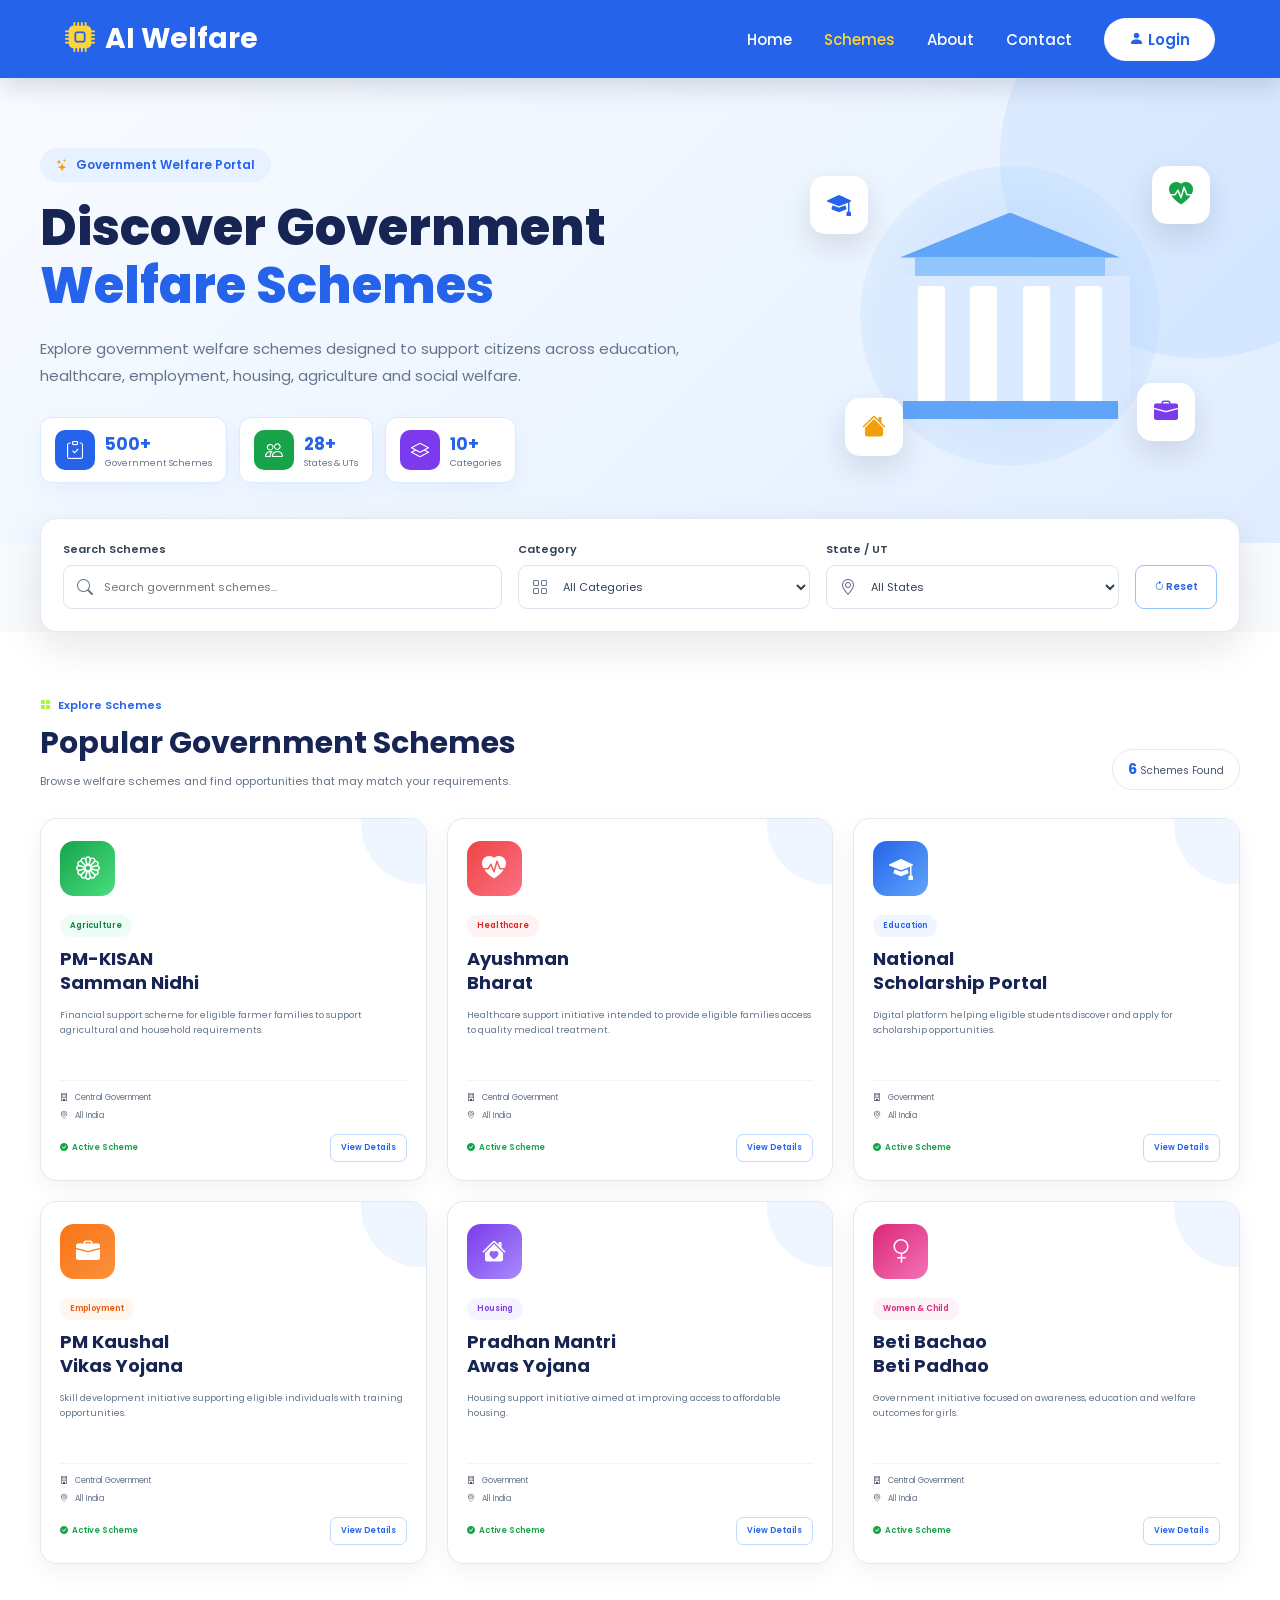
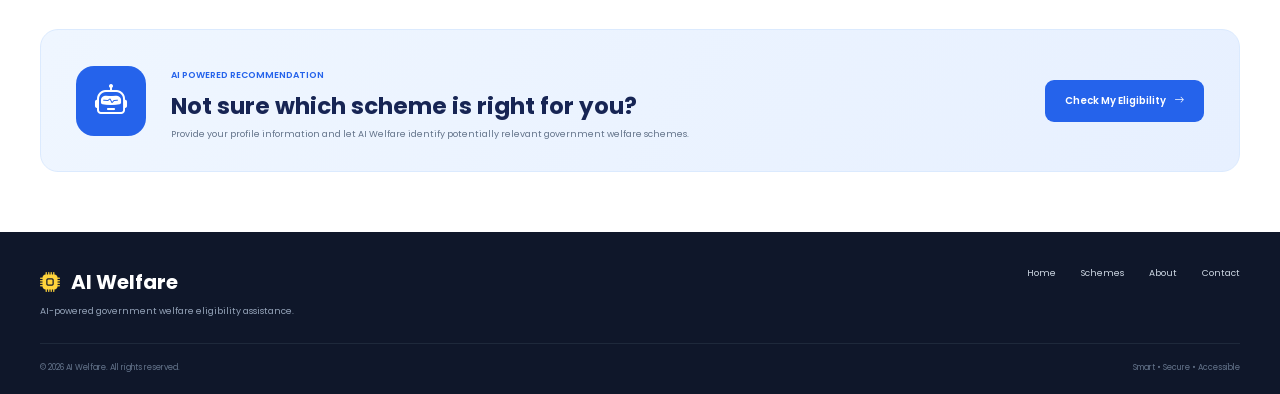
<file: schemes.html>
<!DOCTYPE html>
<html lang="en">

<head>
    <meta charset="UTF-8">
    <meta name="viewport" content="width=device-width, initial-scale=1.0">

    <meta name="description"
        content="AI Welfare Government Welfare Schemes Portal">

    <title>Government Schemes | AI Welfare</title>

    <!-- Google Font -->
    <link rel="preconnect" href="https://fonts.googleapis.com">
    <link rel="preconnect" href="https://fonts.gstatic.com" crossorigin>

    <link
        href="https://fonts.googleapis.com/css2?family=Poppins:wght@400;500;600;700;800&display=swap"
        rel="stylesheet">

    <!-- Bootstrap Icons -->
    <link
        rel="stylesheet"
        href="https://cdn.jsdelivr.net/npm/bootstrap-icons@1.11.3/font/bootstrap-icons.min.css">

    <style>
        /* =====================================================
           RESET
        ===================================================== */

        * {
            margin: 0;
            padding: 0;
            box-sizing: border-box;
        }

        html {
            scroll-behavior: smooth;
        }

        body {
            font-family: "Poppins", sans-serif;
            background: #f8fafc;
            color: #0f172a;
        }

        a {
            text-decoration: none;
        }

        button,
        input,
        select {
            font-family: inherit;
        }


        /* =====================================================
           NAVBAR
        ===================================================== */

        .navbar {
            position: sticky;
            top: 0;
            left: 0;
            width: 100%;
            z-index: 1000;

            background: #2563eb;

            box-shadow:
                0 8px 25px rgba(15, 23, 42, 0.15);
        }

        .navbar-container {
            max-width: 1200px;
            margin: auto;

            min-height: 78px;

            padding: 0 25px;

            display: flex;
            align-items: center;
            justify-content: space-between;
        }

        .logo {
            display: flex;
            align-items: center;
            gap: 10px;

            color: white;

            font-size: 28px;
            font-weight: 700;
        }

        .logo i {
            color: #ffd43b;
            font-size: 30px;
        }

        .nav-menu {
            display: flex;
            align-items: center;
            gap: 32px;

            list-style: none;
        }

        .nav-menu a {
            color: white;

            font-size: 15px;
            font-weight: 500;

            transition: 0.3s;
        }

        .nav-menu a:hover,
        .nav-menu a.active {
            color: #ffd43b;
        }

        .login-button {
            padding: 11px 25px;

            border-radius: 30px;

            background: white;

            color: #2563eb !important;

            font-weight: 600 !important;
        }

        .login-button:hover {
            background: #ffd43b;

            color: #111827 !important;

            transform: translateY(-2px);
        }

        .mobile-menu {
            display: none;

            border: none;

            background: transparent;

            color: white;

            font-size: 28px;

            cursor: pointer;
        }


        /* =====================================================
           HERO
        ===================================================== */

        .hero {
            position: relative;

            overflow: hidden;

            padding: 70px 20px 60px;

            background:
                linear-gradient(
                    135deg,
                    #f8fbff 0%,
                    #edf5ff 55%,
                    #e0edff 100%
                );
        }

        .hero::before {
            content: "";

            position: absolute;

            width: 400px;
            height: 400px;

            border-radius: 50%;

            background: rgba(96, 165, 250, 0.12);

            right: -120px;
            top: -120px;
        }

        .hero-container {
            position: relative;
            z-index: 2;

            max-width: 1200px;
            margin: auto;

            display: grid;

            grid-template-columns: 1.2fr 0.8fr;

            gap: 50px;

            align-items: center;
        }

        .hero-badge {
            display: inline-flex;

            align-items: center;

            gap: 8px;

            padding: 8px 16px;

            margin-bottom: 18px;

            border-radius: 30px;

            background: #e8f1ff;

            color: #2563eb;

            font-size: 12px;

            font-weight: 600;
        }

        .hero-badge i {
            color: #f59e0b;
        }

        .hero h1 {
            max-width: 650px;

            color: #172554;

            font-size: 50px;

            line-height: 1.15;

            font-weight: 800;
        }

        .hero h1 span {
            display: block;

            color: #2563eb;
        }

        .hero-description {
            max-width: 650px;

            margin: 20px 0 28px;

            color: #64748b;

            font-size: 15px;

            line-height: 1.8;
        }


        /* =====================================================
           STATS
        ===================================================== */

        .stats {
            display: flex;

            flex-wrap: wrap;

            gap: 12px;
        }

        .stat {
            display: flex;

            align-items: center;

            gap: 10px;

            padding: 12px 14px;

            border: 1px solid #dbeafe;

            border-radius: 12px;

            background: white;

            box-shadow:
                0 8px 20px rgba(37, 99, 235, 0.06);
        }

        .stat-icon {
            width: 40px;
            height: 40px;

            display: flex;

            align-items: center;
            justify-content: center;

            border-radius: 10px;

            color: white;

            font-size: 18px;
        }

        .stat:nth-child(1) .stat-icon {
            background: #2563eb;
        }

        .stat:nth-child(2) .stat-icon {
            background: #16a34a;
        }

        .stat:nth-child(3) .stat-icon {
            background: #7c3aed;
        }

        .stat strong {
            display: block;

            color: #2563eb;

            font-size: 17px;
        }

        .stat span {
            display: block;

            color: #64748b;

            font-size: 9px;
        }


        /* =====================================================
           HERO VISUAL
        ===================================================== */

        .hero-visual {
            position: relative;

            min-height: 320px;

            display: flex;

            align-items: center;
            justify-content: center;
        }

        .circle {
            position: absolute;

            width: 300px;
            height: 300px;

            border-radius: 50%;

            background:
                radial-gradient(
                    circle,
                    rgba(147, 197, 253, 0.45),
                    rgba(219, 234, 254, 0.15)
                );
        }

        .building {
            position: relative;

            z-index: 2;

            width: 240px;
        }

        .roof {
            width: 220px;
            height: 45px;

            margin: auto;

            background: #60a5fa;

            clip-path:
                polygon(
                    50% 0,
                    100% 100%,
                    0 100%
                );
        }

        .top {
            width: 190px;
            height: 18px;

            margin: auto;

            background: #93c5fd;
        }

        .columns {
            height: 125px;

            padding: 0 15px;

            display: flex;

            justify-content: space-around;
            align-items: flex-end;

            background: #dbeafe;
        }

        .columns span {
            width: 27px;
            height: 115px;

            border-radius: 4px 4px 0 0;

            background: white;
        }

        .base {
            width: 215px;
            height: 18px;

            margin: auto;

            background: #60a5fa;
        }

        .floating-icon {
            position: absolute;

            z-index: 5;

            width: 58px;
            height: 58px;

            display: flex;

            align-items: center;
            justify-content: center;

            border-radius: 15px;

            background: white;

            box-shadow:
                0 12px 30px rgba(15, 23, 42, 0.12);

            font-size: 24px;

            animation: float 4s ease-in-out infinite;
        }

        .education {
            left: 30px;
            top: 20px;

            color: #2563eb;
        }

        .health {
            right: 30px;
            top: 10px;

            color: #16a34a;

            animation-delay: 0.5s;
        }

        .home {
            left: 65px;
            bottom: 20px;

            color: #f59e0b;

            animation-delay: 1s;
        }

        .job {
            right: 45px;
            bottom: 35px;

            color: #7c3aed;

            animation-delay: 1.5s;
        }

        @keyframes float {
            0%,
            100% {
                transform: translateY(0);
            }

            50% {
                transform: translateY(-8px);
            }
        }


        /* =====================================================
           FILTER
        ===================================================== */

        .filter-section {
            position: relative;

            z-index: 10;

            margin-top: -25px;

            padding: 0 20px;
        }

        .filter-box {
            max-width: 1200px;

            margin: auto;

            display: grid;

            grid-template-columns:
                1.5fr 1fr 1fr auto;

            gap: 16px;

            align-items: end;

            padding: 22px;

            border: 1px solid #e2e8f0;

            border-radius: 16px;

            background: white;

            box-shadow:
                0 15px 40px rgba(15, 23, 42, 0.1);
        }

        .filter-group label {
            display: block;

            margin-bottom: 7px;

            color: #334155;

            font-size: 11px;

            font-weight: 600;
        }

        .input-wrapper {
            position: relative;
        }

        .input-wrapper > i {
            position: absolute;

            left: 14px;
            top: 50%;

            transform: translateY(-50%);

            color: #64748b;

            pointer-events: none;
        }

        .filter-input,
        .filter-select {
            width: 100%;

            height: 44px;

            border: 1px solid #dbe3ef;

            border-radius: 9px;

            outline: none;

            background: white;

            color: #334155;

            font-size: 11px;
        }

        .filter-input {
            padding: 0 14px 0 40px;
        }

        .filter-select {
            padding: 0 12px 0 40px;

            cursor: pointer;
        }

        .filter-input:focus,
        .filter-select:focus {
            border-color: #2563eb;

            box-shadow:
                0 0 0 3px rgba(37, 99, 235, 0.08);
        }

        .reset-button {
            height: 44px;

            padding: 0 18px;

            border: 1px solid #93c5fd;

            border-radius: 9px;

            background: white;

            color: #2563eb;

            font-size: 10px;

            font-weight: 600;

            cursor: pointer;

            transition: 0.3s;
        }

        .reset-button:hover {
            background: #2563eb;

            color: white;
        }


        /* =====================================================
           SCHEMES SECTION
        ===================================================== */

        .schemes-section {
            padding: 65px 20px;

            background: white;
        }

        .schemes-container {
            max-width: 1200px;

            margin: auto;
        }

        .section-header {
            display: flex;

            align-items: end;

            justify-content: space-between;

            gap: 20px;

            margin-bottom: 28px;
        }

        .section-label {
            display: flex;

            align-items: center;

            gap: 7px;

            margin-bottom: 7px;

            color: #2563eb;

            font-size: 11px;

            font-weight: 600;
        }

        .section-header h2 {
            color: #172554;

            font-size: 30px;

            font-weight: 700;
        }

        .section-header p {
            margin-top: 7px;

            color: #64748b;

            font-size: 11px;
        }

        .scheme-count {
            padding: 9px 15px;

            border: 1px solid #dbeafe;

            border-radius: 30px;

            color: #475569;

            font-size: 10px;

            white-space: nowrap;
        }

        .scheme-count strong {
            color: #2563eb;

            font-size: 14px;
        }


        /* =====================================================
           CARD GRID
        ===================================================== */

        .scheme-grid {
            display: grid;

            grid-template-columns:
                repeat(3, 1fr);

            gap: 20px;
        }

        .scheme-card {
            position: relative;

            padding: 22px 19px 18px;

            border: 1px solid #e2e8f0;

            border-radius: 17px;

            background: white;

            overflow: hidden;

            box-shadow:
                0 8px 25px rgba(15, 23, 42, 0.05);

            transition:
                0.3s ease;
        }

        .scheme-card::before {
            content: "";

            position: absolute;

            width: 120px;
            height: 120px;

            right: -55px;
            top: -55px;

            border-radius: 50%;

            background: #eff6ff;
        }

        .scheme-card:hover {
            transform: translateY(-7px);

            border-color: #bfdbfe;

            box-shadow:
                0 20px 40px rgba(37, 99, 235, 0.12);
        }


        /* =====================================================
           CARD ICON
        ===================================================== */

        .card-icon {
            position: relative;

            z-index: 2;

            width: 55px;
            height: 55px;

            display: flex;

            align-items: center;
            justify-content: center;

            margin-bottom: 14px;

            border-radius: 14px;

            color: white;

            font-size: 24px;
        }

        .agriculture-icon {
            background:
                linear-gradient(
                    135deg,
                    #16a34a,
                    #4ade80
                );
        }

        .health-icon {
            background:
                linear-gradient(
                    135deg,
                    #ef4444,
                    #fb7185
                );
        }

        .education-icon {
            background:
                linear-gradient(
                    135deg,
                    #2563eb,
                    #60a5fa
                );
        }

        .employment-icon {
            background:
                linear-gradient(
                    135deg,
                    #f97316,
                    #fb923c
                );
        }

        .housing-icon {
            background:
                linear-gradient(
                    135deg,
                    #7c3aed,
                    #a78bfa
                );
        }

        .women-icon {
            background:
                linear-gradient(
                    135deg,
                    #db2777,
                    #f472b6
                );
        }


        /* =====================================================
           CARD CATEGORY
        ===================================================== */

        .category {
            display: inline-block;

            padding: 5px 10px;

            margin-bottom: 10px;

            border-radius: 20px;

            font-size: 8px;

            font-weight: 600;
        }

        .agriculture-category {
            color: #15803d;
            background: #ecfdf5;
        }

        .health-category {
            color: #dc2626;
            background: #fef2f2;
        }

        .education-category {
            color: #2563eb;
            background: #eff6ff;
        }

        .employment-category {
            color: #ea580c;
            background: #fff7ed;
        }

        .housing-category {
            color: #7c3aed;
            background: #f5f3ff;
        }

        .women-category {
            color: #db2777;
            background: #fdf2f8;
        }


        /* =====================================================
           CARD CONTENT
        ===================================================== */

        .scheme-card h3 {
            min-height: 52px;

            margin-bottom: 9px;

            color: #172554;

            font-size: 18px;

            line-height: 1.35;

            font-weight: 700;
        }

        .scheme-card p {
            min-height: 58px;

            margin-bottom: 14px;

            color: #64748b;

            font-size: 9px;

            line-height: 1.7;
        }

        .scheme-details {
            padding-top: 11px;

            border-top: 1px solid #f1f5f9;
        }

        .scheme-details div {
            display: flex;

            align-items: center;

            gap: 7px;

            margin-bottom: 6px;

            color: #64748b;

            font-size: 8px;
        }

        .scheme-details i {
            color: #475569;
        }


        /* =====================================================
           CARD FOOTER
        ===================================================== */

        .card-footer {
            display: flex;

            align-items: center;

            justify-content: space-between;

            gap: 10px;

            margin-top: 12px;
        }

        .active {
            display: flex;

            align-items: center;

            gap: 4px;

            color: #16a34a;

            font-size: 8px;

            font-weight: 600;
        }

        .details-button {
            border: 1px solid #bfdbfe;

            border-radius: 7px;

            padding: 7px 10px;

            background: white;

            color: #2563eb;

            font-size: 8px;

            font-weight: 600;

            cursor: pointer;

            transition: 0.3s;
        }

        .details-button:hover {
            background: #2563eb;

            color: white;
        }


        /* =====================================================
           NO RESULT
        ===================================================== */

        .no-results {
            display: none;

            padding: 60px 20px;

            text-align: center;
        }

        .no-results i {
            display: flex;

            align-items: center;
            justify-content: center;

            width: 65px;
            height: 65px;

            margin: auto;

            border-radius: 50%;

            background: #eff6ff;

            color: #2563eb;

            font-size: 24px;
        }

        .no-results h3 {
            margin-top: 15px;

            color: #172554;

            font-size: 21px;
        }

        .no-results p {
            margin-top: 5px;

            color: #64748b;

            font-size: 11px;
        }


        /* =====================================================
           CTA
        ===================================================== */

        .cta-section {
            padding: 0 20px 60px;

            background: white;
        }

        .cta {
            max-width: 1200px;

            margin: auto;

            display: flex;

            align-items: center;

            gap: 25px;

            padding: 30px 35px;

            border: 1px solid #dbeafe;

            border-radius: 18px;

            background:
                linear-gradient(
                    120deg,
                    #eff6ff,
                    #e7f0ff
                );
        }

        .cta-icon {
            width: 70px;
            height: 70px;

            flex-shrink: 0;

            display: flex;

            align-items: center;
            justify-content: center;

            border-radius: 18px;

            background: #2563eb;

            color: white;

            font-size: 32px;
        }

        .cta-content {
            flex: 1;
        }

        .cta-content span {
            color: #2563eb;

            font-size: 9px;

            font-weight: 600;
        }

        .cta-content h2 {
            margin: 4px 0;

            color: #172554;

            font-size: 23px;
        }

        .cta-content p {
            color: #64748b;

            font-size: 9px;

            line-height: 1.6;
        }

        .cta-button {
            display: inline-flex;

            align-items: center;

            gap: 8px;

            padding: 13px 20px;

            border-radius: 9px;

            background: #2563eb;

            color: white;

            font-size: 10px;

            font-weight: 600;

            white-space: nowrap;

            transition: 0.3s;
        }

        .cta-button:hover {
            background: #1d4ed8;

            color: white;

            transform: translateY(-2px);
        }


        /* =====================================================
           FOOTER
        ===================================================== */

        footer {
            padding: 35px 20px 20px;

            background: #0f172a;

            color: #cbd5e1;
        }

        .footer-container {
            max-width: 1200px;

            margin: auto;
        }

        .footer-top {
            display: flex;

            justify-content: space-between;

            gap: 30px;
        }

        .footer-logo {
            color: white;

            font-size: 20px;

            font-weight: 700;
        }

        .footer-logo i {
            color: #ffd43b;

            margin-right: 7px;
        }

        .footer-text {
            margin-top: 8px;

            color: #94a3b8;

            font-size: 9px;
        }

        .footer-links {
            display: flex;

            gap: 25px;
        }

        .footer-links a {
            color: #cbd5e1;

            font-size: 9px;

            transition: 0.3s;
        }

        .footer-links a:hover {
            color: #ffd43b;
        }

        .footer-bottom {
            display: flex;

            justify-content: space-between;

            margin-top: 25px;

            padding-top: 18px;

            border-top: 1px solid #1e293b;

            color: #64748b;

            font-size: 8px;
        }


        /* =====================================================
           MODAL
        ===================================================== */

        .modal {
            position: fixed;

            inset: 0;

            z-index: 2000;

            display: none;

            align-items: center;
            justify-content: center;

            padding: 20px;
        }

        .modal.show {
            display: flex;
        }

        .modal-overlay {
            position: absolute;

            inset: 0;

            background: rgba(15, 23, 42, 0.65);

            backdrop-filter: blur(5px);
        }

        .modal-box {
            position: relative;

            z-index: 2;

            width: 100%;

            max-width: 480px;

            padding: 30px;

            border-radius: 20px;

            background: white;

            box-shadow:
                0 30px 70px rgba(15, 23, 42, 0.25);
        }

        .close-modal {
            position: absolute;

            top: 15px;
            right: 15px;

            width: 35px;
            height: 35px;

            border: none;

            border-radius: 50%;

            background: #f1f5f9;

            color: #475569;

            cursor: pointer;
        }

        .modal-icon {
            width: 55px;
            height: 55px;

            display: flex;

            align-items: center;
            justify-content: center;

            margin-bottom: 15px;

            border-radius: 14px;

            background: #eff6ff;

            color: #2563eb;

            font-size: 23px;
        }

        .modal-box h2 {
            margin-bottom: 8px;

            color: #172554;

            font-size: 25px;
        }

        .modal-box p {
            color: #64748b;

            font-size: 11px;

            line-height: 1.7;
        }

        .modal-info {
            display: grid;

            grid-template-columns: 1fr 1fr;

            gap: 12px;

            margin: 20px 0;
        }

        .modal-info-item {
            padding: 12px;

            border-radius: 10px;

            background: #f8fafc;
        }

        .modal-info-item span {
            display: block;

            color: #94a3b8;

            font-size: 8px;
        }

        .modal-info-item strong {
            display: block;

            margin-top: 4px;

            color: #334155;

            font-size: 10px;
        }

        .modal-eligibility {
            display: flex;

            align-items: center;
            justify-content: center;

            gap: 8px;

            width: 100%;

            padding: 12px;

            border-radius: 9px;

            background: #2563eb;

            color: white;

            font-size: 10px;

            font-weight: 600;
        }


        /* =====================================================
           RESPONSIVE
        ===================================================== */

        @media (max-width: 1000px) {

            .hero-container {
                grid-template-columns: 1fr;
            }

            .hero-content {
                text-align: center;
            }

            .hero h1,
            .hero-description {
                margin-left: auto;
                margin-right: auto;
            }

            .stats {
                justify-content: center;
            }

            .filter-box {
                grid-template-columns: 1fr 1fr;
            }

            .scheme-grid {
                grid-template-columns: 1fr 1fr;
            }
        }


        @media (max-width: 700px) {

            .navbar-container {
                min-height: 68px;
            }

            .logo {
                font-size: 22px;
            }

            .mobile-menu {
                display: block;
            }

            .nav-menu {
                display: none;

                position: absolute;

                top: 68px;
                left: 0;

                width: 100%;

                padding: 15px 25px;

                flex-direction: column;

                align-items: flex-start;

                gap: 18px;

                background: #2563eb;
            }

            .nav-menu.show {
                display: flex;
            }

            .hero {
                padding-top: 45px;
            }

            .hero h1 {
                font-size: 38px;
            }

            .hero-description {
                font-size: 12px;
            }

            .filter-box {
                grid-template-columns: 1fr;
            }

            .scheme-grid {
                grid-template-columns: 1fr;
            }

            .section-header {
                flex-direction: column;

                align-items: flex-start;
            }

            .cta {
                flex-direction: column;

                align-items: flex-start;
            }

            .cta-button {
                width: 100%;

                justify-content: center;
            }

            .footer-top {
                flex-direction: column;
            }

            .footer-bottom {
                flex-direction: column;

                gap: 10px;
            }
        }


        @media (max-width: 450px) {

            .hero h1 {
                font-size: 31px;
            }

            .stats {
                flex-direction: column;
            }

            .stat {
                width: 100%;
            }

            .hero-visual {
                min-height: 270px;
            }

            .circle {
                width: 250px;
                height: 250px;
            }

            .building {
                transform: scale(0.8);
            }

            .floating-icon {
                width: 48px;
                height: 48px;

                font-size: 19px;
            }

            .education {
                left: 0;
            }

            .health {
                right: 0;
            }

            .home {
                left: 20px;
            }

            .job {
                right: 10px;
            }

            .modal-info {
                grid-template-columns: 1fr;
            }
        }

    </style>

</head>


<body>


<!-- =====================================================
     NAVBAR
===================================================== -->

<header class="navbar">

    <div class="navbar-container">

        <a href="index.html" class="logo">

            <i class="bi bi-cpu-fill"></i>

            AI Welfare

        </a>


        <button
            class="mobile-menu"
            id="mobileMenu"
            type="button"
            aria-label="Open Menu">

            <i class="bi bi-list"></i>

        </button>


        <ul class="nav-menu" id="navMenu">

            <li>
                <a href="index.html">
                    Home
                </a>
            </li>

            <li>
                <a href="schemes.html" class="active">
                    Schemes
                </a>
            </li>

            <li>
                <a href="about.html">
                    About
                </a>
            </li>

            <li>
                <a href="contact.html">
                    Contact
                </a>
            </li>

            <li>
                <a href="login.html" class="login-button">
                    <i class="bi bi-person-fill"></i>
                    Login
                </a>
            </li>

        </ul>

    </div>

</header>



<!-- =====================================================
     HERO
===================================================== -->

<section class="hero">

    <div class="hero-container">


        <div class="hero-content">

            <span class="hero-badge">

                <i class="bi bi-stars"></i>

                Government Welfare Portal

            </span>


            <h1>

                Discover Government

                <span>
                    Welfare Schemes
                </span>

            </h1>


            <p class="hero-description">

                Explore government welfare schemes designed to
                support citizens across education, healthcare,
                employment, housing, agriculture and social welfare.

            </p>


            <div class="stats">


                <div class="stat">

                    <div class="stat-icon">

                        <i class="bi bi-clipboard-check"></i>

                    </div>

                    <div>

                        <strong>
                            500+
                        </strong>

                        <span>
                            Government Schemes
                        </span>

                    </div>

                </div>


                <div class="stat">

                    <div class="stat-icon">

                        <i class="bi bi-people"></i>

                    </div>

                    <div>

                        <strong>
                            28+
                        </strong>

                        <span>
                            States & UTs
                        </span>

                    </div>

                </div>


                <div class="stat">

                    <div class="stat-icon">

                        <i class="bi bi-layers"></i>

                    </div>

                    <div>

                        <strong>
                            10+
                        </strong>

                        <span>
                            Categories
                        </span>

                    </div>

                </div>


            </div>

        </div>



        <!-- HERO VISUAL -->

        <div class="hero-visual">

            <div class="circle"></div>


            <div class="building">

                <div class="roof"></div>

                <div class="top"></div>

                <div class="columns">

                    <span></span>
                    <span></span>
                    <span></span>
                    <span></span>

                </div>

                <div class="base"></div>

            </div>


            <div class="floating-icon education">

                <i class="bi bi-mortarboard-fill"></i>

            </div>


            <div class="floating-icon health">

                <i class="bi bi-heart-pulse-fill"></i>

            </div>


            <div class="floating-icon home">

                <i class="bi bi-house-fill"></i>

            </div>


            <div class="floating-icon job">

                <i class="bi bi-briefcase-fill"></i>

            </div>

        </div>

    </div>

</section>



<!-- =====================================================
     FILTER
===================================================== -->

<section class="filter-section">

    <div class="filter-box">


        <!-- SEARCH -->

        <div class="filter-group">

            <label for="searchInput">
                Search Schemes
            </label>

            <div class="input-wrapper">

                <i class="bi bi-search"></i>

                <input
                    type="text"
                    id="searchInput"
                    class="filter-input"
                    placeholder="Search government schemes...">

            </div>

        </div>


        <!-- CATEGORY -->

        <div class="filter-group">

            <label for="categoryFilter">
                Category
            </label>

            <div class="input-wrapper">

                <i class="bi bi-grid"></i>

                <select
                    id="categoryFilter"
                    class="filter-select">

                    <option value="all">
                        All Categories
                    </option>

                    <option value="agriculture">
                        Agriculture
                    </option>

                    <option value="health">
                        Healthcare
                    </option>

                    <option value="education">
                        Education
                    </option>

                    <option value="employment">
                        Employment
                    </option>

                    <option value="housing">
                        Housing
                    </option>

                    <option value="women">
                        Women & Child
                    </option>

                </select>

            </div>

        </div>


        <!-- STATE -->

        <div class="filter-group">

            <label for="stateFilter">
                State / UT
            </label>

            <div class="input-wrapper">

                <i class="bi bi-geo-alt"></i>

                <select
                    id="stateFilter"
                    class="filter-select">

                    <option value="all">
                        All States
                    </option>

                    <option value="central">
                        Central Government
                    </option>

                    <option value="uttar-pradesh">
                        Uttar Pradesh
                    </option>

                    <option value="delhi">
                        Delhi
                    </option>

                    <option value="maharashtra">
                        Maharashtra
                    </option>

                    <option value="rajasthan">
                        Rajasthan
                    </option>

                    <option value="bihar">
                        Bihar
                    </option>

                    <option value="haryana">
                        Haryana
                    </option>

                </select>

            </div>

        </div>


        <!-- RESET -->

        <button
            type="button"
            class="reset-button"
            id="resetButton">

            <i class="bi bi-arrow-clockwise"></i>

            Reset

        </button>

    </div>

</section>



<!-- =====================================================
     SCHEMES
===================================================== -->

<section class="schemes-section">

    <div class="schemes-container">


        <div class="section-header">

            <div>

                <div class="section-label">

                    <i class="bi bi-grid-fill" 
                    style="color:#aef444!important;">
                </i>

                    Explore Schemes

                </div>

                <h2>
                    Popular Government Schemes
                </h2>

                <p>
                    Browse welfare schemes and find opportunities
                    that may match your requirements.
                </p>

            </div>


            <div class="scheme-count">

                <strong id="schemeCount">
                    6
                </strong>

                Schemes Found

            </div>

        </div>



        <!-- =================================================
             CARDS
        ================================================= -->

        <div class="scheme-grid" id="schemeGrid">


            <!-- CARD 1 -->

            <article
                class="scheme-card"
                data-category="agriculture"
                data-state="central"
                data-name="pm kisan samman nidhi">

                <div class="card-icon agriculture-icon">

                    <i class="bi bi-flower1"></i>

                </div>

                <span class="category agriculture-category">
                    Agriculture
                </span>

                <h3>
                    PM-KISAN
                    <br>
                    Samman Nidhi
                </h3>

                <p>
                    Financial support scheme for eligible farmer
                    families to support agricultural and household
                    requirements.
                </p>

                <div class="scheme-details">

                    <div>
                        <i class="bi bi-building"></i>
                        Central Government
                    </div>

                    <div>
                        <i class="bi bi-geo-alt"></i>
                        All India
                    </div>

                </div>

                <div class="card-footer">

                    <span class="active">

                        <i class="bi bi-check-circle-fill"></i>

                        Active Scheme

                    </span>

                    <button
                        type="button"
                        class="details-button"
                        data-title="PM-KISAN Samman Nidhi"
                        data-category="Agriculture"
                        data-description="Financial support scheme for eligible farmer families."
                        data-coverage="All India">

                        View Details

                    </button>

                </div>

            </article>



            <!-- CARD 2 -->

            <article
                class="scheme-card"
                data-category="health"
                data-state="central"
                data-name="ayushman bharat">

                <div class="card-icon health-icon">

                    <i class="bi bi-heart-pulse-fill"></i>

                </div>

                <span class="category health-category">
                    Healthcare
                </span>

                <h3>
                    Ayushman
                    <br>
                    Bharat
                </h3>

                <p>
                    Healthcare support initiative intended to provide
                    eligible families access to quality medical treatment.
                </p>

                <div class="scheme-details">

                    <div>
                        <i class="bi bi-building"></i>
                        Central Government
                    </div>

                    <div>
                        <i class="bi bi-geo-alt"></i>
                        All India
                    </div>

                </div>

                <div class="card-footer">

                    <span class="active">

                        <i class="bi bi-check-circle-fill"></i>

                        Active Scheme

                    </span>

                    <button
                        type="button"
                        class="details-button"
                        data-title="Ayushman Bharat"
                        data-category="Healthcare"
                        data-description="Healthcare support initiative for eligible beneficiaries."
                        data-coverage="All India">

                        View Details

                    </button>

                </div>

            </article>



            <!-- CARD 3 -->

            <article
                class="scheme-card"
                data-category="education"
                data-state="central"
                data-name="national scholarship portal">

                <div class="card-icon education-icon">

                    <i class="bi bi-mortarboard-fill"></i>

                </div>

                <span class="category education-category">
                    Education
                </span>

                <h3>
                    National
                    <br>
                    Scholarship Portal
                </h3>

                <p>
                    Digital platform helping eligible students discover
                    and apply for scholarship opportunities.
                </p>

                <div class="scheme-details">

                    <div>
                        <i class="bi bi-building"></i>
                        Government
                    </div>

                    <div>
                        <i class="bi bi-geo-alt"></i>
                        All India
                    </div>

                </div>

                <div class="card-footer">

                    <span class="active">

                        <i class="bi bi-check-circle-fill"></i>

                        Active Scheme

                    </span>

                    <button
                        type="button"
                        class="details-button"
                        data-title="National Scholarship Portal"
                        data-category="Education"
                        data-description="Platform for discovering and applying for scholarship opportunities."
                        data-coverage="All India">

                        View Details

                    </button>

                </div>

            </article>



            <!-- CARD 4 -->

            <article
                class="scheme-card"
                data-category="employment"
                data-state="central"
                data-name="pm kaushal vikas yojana">

                <div class="card-icon employment-icon">

                    <i class="bi bi-briefcase-fill"></i>

                </div>

                <span class="category employment-category">
                    Employment
                </span>

                <h3>
                    PM Kaushal
                    <br>
                    Vikas Yojana
                </h3>

                <p>
                    Skill development initiative supporting eligible
                    individuals with training opportunities.
                </p>

                <div class="scheme-details">

                    <div>
                        <i class="bi bi-building"></i>
                        Central Government
                    </div>

                    <div>
                        <i class="bi bi-geo-alt"></i>
                        All India
                    </div>

                </div>

                <div class="card-footer">

                    <span class="active">

                        <i class="bi bi-check-circle-fill"></i>

                        Active Scheme

                    </span>

                    <button
                        type="button"
                        class="details-button"
                        data-title="PM Kaushal Vikas Yojana"
                        data-category="Employment"
                        data-description="Skill development and training initiative."
                        data-coverage="All India">

                        View Details

                    </button>

                </div>

            </article>



            <!-- CARD 5 -->

            <article
                class="scheme-card"
                data-category="housing"
                data-state="central"
                data-name="pradhan mantri awas yojana">

                <div class="card-icon housing-icon">

                    <i class="bi bi-house-heart-fill"></i>

                </div>

                <span class="category housing-category">
                    Housing
                </span>

                <h3>
                    Pradhan Mantri
                    <br>
                    Awas Yojana
                </h3>

                <p>
                    Housing support initiative aimed at improving
                    access to affordable housing.
                </p>

                <div class="scheme-details">

                    <div>
                        <i class="bi bi-building"></i>
                        Government
                    </div>

                    <div>
                        <i class="bi bi-geo-alt"></i>
                        All India
                    </div>

                </div>

                <div class="card-footer">

                    <span class="active">

                        <i class="bi bi-check-circle-fill"></i>

                        Active Scheme

                    </span>

                    <button
                        type="button"
                        class="details-button"
                        data-title="Pradhan Mantri Awas Yojana"
                        data-category="Housing"
                        data-description="Housing support initiative for eligible beneficiaries."
                        data-coverage="All India">

                        View Details

                    </button>

                </div>

            </article>



            <!-- CARD 6 -->

            <article
                class="scheme-card"
                data-category="women"
                data-state="central"
                data-name="beti bachao beti padhao">

                <div class="card-icon women-icon">

                    <i class="bi bi-gender-female"></i>

                </div>

                <span class="category women-category">
                    Women & Child
                </span>

                <h3>
                    Beti Bachao
                    <br>
                    Beti Padhao
                </h3>

                <p>
                    Government initiative focused on awareness,
                    education and welfare outcomes for girls.
                </p>

                <div class="scheme-details">

                    <div>
                        <i class="bi bi-building"></i>
                        Central Government
                    </div>

                    <div>
                        <i class="bi bi-geo-alt"></i>
                        All India
                    </div>

                </div>

                <div class="card-footer">

                    <span class="active">

                        <i class="bi bi-check-circle-fill"></i>

                        Active Scheme

                    </span>

                    <button
                        type="button"
                        class="details-button"
                        data-title="Beti Bachao Beti Padhao"
                        data-category="Women & Child"
                        data-description="Initiative focused on awareness, education and welfare outcomes for girls."
                        data-coverage="All India">

                        View Details

                    </button>

                </div>

            </article>

        </div>



        <!-- NO RESULTS -->

        <div class="no-results" id="noResults">

            <i class="bi bi-search"></i>

            <h3>
                No Schemes Found
            </h3>

            <p>
                Try changing your search or filter options.
            </p>

        </div>

    </div>

</section>



<!-- =====================================================
     CTA
===================================================== -->

<section class="cta-section">

    <div class="cta">

        <div class="cta-icon">

            <i class="bi bi-robot"></i>

        </div>


        <div class="cta-content">

            <span>
                AI POWERED RECOMMENDATION
            </span>

            <h2>
                Not sure which scheme is right for you?
            </h2>

            <p>
                Provide your profile information and let AI Welfare
                identify potentially relevant government welfare schemes.
            </p>

        </div>


        <a
            href="eligibility.html"
            class="cta-button">

            Check My Eligibility

            <i class="bi bi-arrow-right"></i>

        </a>

    </div>

</section>



<!-- =====================================================
     FOOTER
===================================================== -->

<footer>

    <div class="footer-container">

        <div class="footer-top">

            <div>

                <a
                    href="index.html"
                    class="footer-logo">

                    <i class="bi bi-cpu-fill"></i>

                    AI Welfare

                </a>

                <p class="footer-text">
                    AI-powered government welfare
                    eligibility assistance.
                </p>

            </div>


            <div class="footer-links">

                <a href="index.html">
                    Home
                </a>

                <a href="schemes.html">
                    Schemes
                </a>

                <a href="about.html">
                    About
                </a>

                <a href="contact.html">
                    Contact
                </a>

            </div>

        </div>


        <div class="footer-bottom">

            <span>
                © 2026 AI Welfare. All rights reserved.
            </span>

            <span>
                Smart • Secure • Accessible
            </span>

        </div>

    </div>

</footer>



<!-- =====================================================
     MODAL
===================================================== -->

<div class="modal" id="schemeModal">

    <div
        class="modal-overlay"
        id="modalOverlay">
    </div>


    <div class="modal-box">

        <button
            type="button"
            class="close-modal"
            id="closeModal"
            aria-label="Close">

            <i class="bi bi-x-lg"></i>

        </button>


        <div class="modal-icon">

            <i class="bi bi-stars"></i>

        </div>


        <h2 id="modalTitle">
            Scheme Details
        </h2>


        <p id="modalDescription">
            Scheme information.
        </p>


        <div class="modal-info">

            <div class="modal-info-item">

                <span>
                    Category
                </span>

                <strong id="modalCategory">
                    —
                </strong>

            </div>


            <div class="modal-info-item">

                <span>
                    Coverage
                </span>

                <strong id="modalCoverage">
                    —
                </strong>

            </div>

        </div>


        <a
            href="eligibility.html"
            class="modal-eligibility">

            Check My Eligibility

            <i class="bi bi-arrow-right"></i>

        </a>

    </div>

</div>



<!-- =====================================================
     JAVASCRIPT
===================================================== -->

<script>

    document.addEventListener("DOMContentLoaded", function () {

        /* ================================================
           MOBILE MENU
        ================================================= */

        const mobileMenu =
            document.getElementById("mobileMenu");

        const navMenu =
            document.getElementById("navMenu");

        if (mobileMenu && navMenu) {

            mobileMenu.addEventListener("click", function () {

                navMenu.classList.toggle("show");

            });

        }


        /* ================================================
           FILTER ELEMENTS
        ================================================= */

        const searchInput =
            document.getElementById("searchInput");

        const categoryFilter =
            document.getElementById("categoryFilter");

        const stateFilter =
            document.getElementById("stateFilter");

        const resetButton =
            document.getElementById("resetButton");

        const schemeCount =
            document.getElementById("schemeCount");

        const noResults =
            document.getElementById("noResults");

        const cards =
            document.querySelectorAll(".scheme-card");


        /* ================================================
           FILTER FUNCTION
        ================================================= */

        function filterSchemes() {

            const search =
                searchInput.value
                    .toLowerCase()
                    .trim();

            const category =
                categoryFilter.value;

            const state =
                stateFilter.value;

            let count = 0;


            cards.forEach(function (card) {

                const name =
                    card.dataset.name
                        .toLowerCase();

                const cardCategory =
                    card.dataset.category;

                const cardState =
                    card.dataset.state;


                const searchMatch =
                    name.includes(search);


                const categoryMatch =
                    category === "all" ||
                    category === cardCategory;


                const stateMatch =
                    state === "all" ||
                    state === cardState;


                if (
                    searchMatch &&
                    categoryMatch &&
                    stateMatch
                ) {

                    card.style.display = "";

                    count++;

                } else {

                    card.style.display = "none";

                }

            });


            schemeCount.textContent = count;


            if (count === 0) {

                noResults.style.display = "block";

            } else {

                noResults.style.display = "none";

            }

        }


        /* ================================================
           SEARCH
        ================================================= */

        searchInput.addEventListener(
            "input",
            filterSchemes
        );


        /* ================================================
           CATEGORY
        ================================================= */

        categoryFilter.addEventListener(
            "change",
            filterSchemes
        );


        /* ================================================
           STATE
        ================================================= */

        stateFilter.addEventListener(
            "change",
            filterSchemes
        );


        /* ================================================
           RESET
        ================================================= */

        resetButton.addEventListener(
            "click",
            function () {

                searchInput.value = "";

                categoryFilter.value = "all";

                stateFilter.value = "all";

                filterSchemes();

            }
        );


        /* ================================================
           MODAL
        ================================================= */

        const modal =
            document.getElementById("schemeModal");

        const modalOverlay =
            document.getElementById("modalOverlay");

        const closeModal =
            document.getElementById("closeModal");

        const modalTitle =
            document.getElementById("modalTitle");

        const modalDescription =
            document.getElementById("modalDescription");

        const modalCategory =
            document.getElementById("modalCategory");

        const modalCoverage =
            document.getElementById("modalCoverage");


        const detailButtons =
            document.querySelectorAll(".details-button");


        detailButtons.forEach(function (button) {

            button.addEventListener(
                "click",
                function () {

                    modalTitle.textContent =
                        button.dataset.title;

                    modalDescription.textContent =
                        button.dataset.description;

                    modalCategory.textContent =
                        button.dataset.category;

                    modalCoverage.textContent =
                        button.dataset.coverage;

                    modal.classList.add("show");

                    document.body.style.overflow =
                        "hidden";

                }
            );

        });


        /* ================================================
           CLOSE MODAL
        ================================================= */

        function closeSchemeModal() {

            modal.classList.remove("show");

            document.body.style.overflow = "";

        }


        closeModal.addEventListener(
            "click",
            closeSchemeModal
        );


        modalOverlay.addEventListener(
            "click",
            closeSchemeModal
        );


        /* ================================================
           ESCAPE KEY
        ================================================= */

        document.addEventListener(
            "keydown",
            function (event) {

                if (event.key === "Escape") {

                    closeSchemeModal();

                }

            }
        );


        /* ================================================
           INITIAL COUNT
        ================================================= */

        filterSchemes();


        console.log(
            "AI Welfare Schemes Page Loaded Successfully"
        );

    });

</script>


</body>

</html>
</file>
